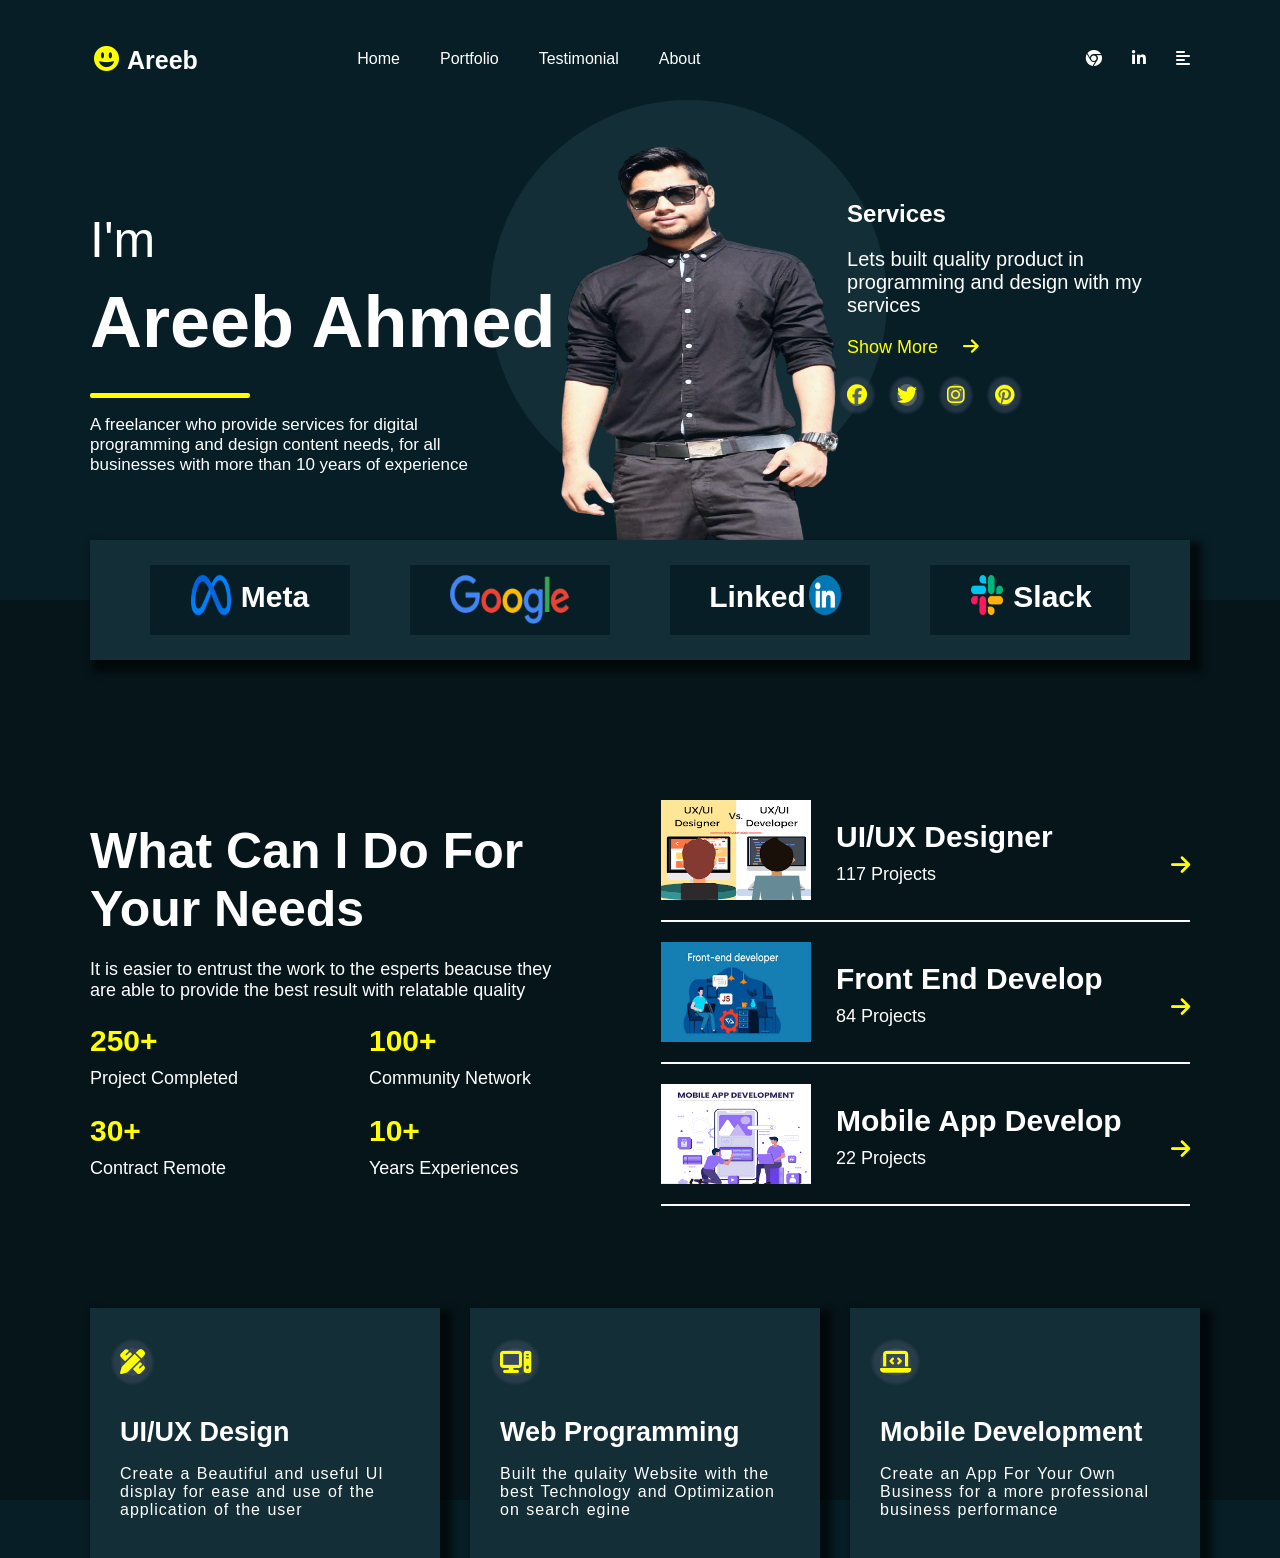
<file: index.html>
<!DOCTYPE html>
<html lang="en">

<head>
    <meta charset="UTF-8">
    <meta http-equiv="X-UA-Compatible" content="IE=edge">
    <meta name="viewport" content="width=device-width, initial-scale=1.0">
    <link rel="stylesheet" href="https://cdnjs.cloudflare.com/ajax/libs/font-awesome/6.3.0/css/all.min.css">
    <link rel="stylesheet" href="css/task.css">
    <title>Portfolio</title>
</head>

<body>
    <section class="home">
        <div class="home-margin">
            <header>
                <div class="logo">
                    <ul>
                        <li class="smile-icon"><a href=""><i class="fa-solid fa-face-grin-wide"></i></a></li>
                        <li><a href="">
                                <h2 class="name">Areeb</h2>
                            </a></li>
                    </ul>
                </div>
                <nav>
                    <ul>
                        <li><a href="">Home</a></li>
                        <li><a href="">Portfolio</a></li>
                        <li><a href="">Testimonial</a></li>
                        <li><a href="">About</a></li>
                    </ul>
                </nav>
                <div class="social-links">
                    <ul>
                        <li><a href=""><i class="fa-brands fa-chrome"></i></a></li>
                        <li><a href=""><i class="fa-brands fa-linkedin-in"></i></a></li>
                        <li><a href=""><i class="fa-solid fa-align-left"></i></a></li>
                    </ul>
                </div>
            </header>
            <div class="container">
                <div class="desc">
                    <h2>I'm</h2>
                    <h1>Areeb Ahmed</h1>
                    <div class="vertical-line">
                    </div>
                    <p class="desc-para">A freelancer who provide services for digital programming and design content
                        needs, for all businesses with more than 10 years of experience</p>
                </div>
                <div class="circle">
                    <img src="images/pic.png" alt="">
                </div>
                <div class="services">
                    <h2>Services</h2>
                    <p>Lets built quality product in programming and design with my services</p>
                    <span class="show-more"><a href="">Show More &nbsp; &nbsp;
                        <i class="fa-sharp fa-solid fa-arrow-right"></i></a></span>
                    <div class="links">
                        <ul>
                            <li><a href=""><i class="fa-brands fa-facebook"></i></a></li>
                            <li><a href=""><i class="fa-brands fa-twitter"></i></a></li>
                            <li><a href=""><i class="fa-brands fa-instagram"></i></a></li>
                            <li><a href=""><i class="fa-brands fa-pinterest"></i></a></li>
                        </ul>
                    </div>
                </div>
            </div>
        </div>

    </section>
    <section class="about">
        <div class="about-margin">
            <div class="links-container">
                <div class="meta">
                    <img src="images/meta.png" alt="">
                    <span class="meta-heading">
                        <h2>Meta</h2>
                    </span>
                </div>
                <div class="google">
                    <img src="images/google-icon-PhotoRoom.png-PhotoRoom.png" alt="">
                </div>
                <div class="linked-in">
                    <span class="linked-heading">
                        <h2>Linked</h2>
                    </span>
                    <img src="images/linkedin (1).png" alt="">

                </div>
                <div class="slack">
                    <img src="images/slack.png" alt="">
                    <span class="slack-heading">
                        <h2>Slack</h2>
                    </span>
                </div>
            </div>
            <div class="about-section">
                <div class="main">
                    <div class="main-head">
                        <h1>What Can I Do For Your Needs</h1>
                        <p>It is easier to entrust the work to the esperts beacuse they are able to provide the best
                            result with relatable quality</p>
                    </div>
                    <div class="stats">
                        <div class="details">
                            <h1>250+</h1>
                            <p>Project Completed</p>
                            <h1>30+</h1>
                            <p>Contract Remote</p>
                        </div>
                        <div class="details">
                            <h1>100+</h1>
                            <p>Community Network</p>
                            <h1>10+</h1>
                            <p>Years Experiences</p>
                        </div>
                    </div>
                </div>
                <div class="image-container">
                    <div class="image-box">
                        <img src="images/Designer.png" alt="">
                        <div class="image-head">
                            <h1>UI/UX Designer</h1>
                            <p>117 Projects</p>
                            <span class="arrow-color"> <i class="fa-sharp fa-solid fa-arrow-right"></i></span>
                        </div>

                    </div>
                    <div class="image-box">
                        <img src="images/frontend.jpg" alt="">
                        <div class="image-head">
                            <h1>Front End Develop </h1>
                            <p>84 Projects</p>
                            <span class="arrow-color"> <i class="fa-sharp fa-solid fa-arrow-right"></i></span>
                        </div>

                    </div>
                    <div class="image-box">
                        <img src="images/mobileapp.png" alt="">
                        <div class="image-head">
                            <h1>Mobile App Develop</h1>
                            <p>22 Projects</p>
                            <span class="arrow-color"> <i class="fa-sharp fa-solid fa-arrow-right"></i></span>
                        </div>

                    </div>

                </div>
            </div>
            <div class="box-container">
                <div class="box">
                    <span class="icon"><i class="fa-solid fa-pen-ruler"></i></span>
                    <h1>UI/UX Design</h1>
                    <p>Create a Beautiful and useful UI display for ease and use of the application of the user</p>
                </div>
                <div class="box">
                    <span class="icon"><i class="fa-solid fa-computer"></i></span>
                    <h1>Web Programming</h1>
                    <p>Built the qulaity Website with the best Technology and Optimization on search egine</p>
                </div>
                <div class="box">
                    <span class="icon"><i class="fa-sharp fa-solid fa-laptop-code"></i></span>
                    <h1>Mobile Development</h1>
                    <p>Create an App For Your Own Business for a more professional business performance</p>
                </div>
            </div>
           
        </div>
    </section>
    <div class="footer-bg"></div>
   
</body>

</html>
</file>
<file: css/task.css>
*{
    box-sizing: border-box;
}
body{
    font-family: Arial, Helvetica, sans-serif;
    display: flex;
    flex-direction: column;
  margin: 0;
    
    
}
.home-margin{
    margin-left: 90px;
    margin-right: 90px;
}
.home{
    background-color: #071e26;
    height: 600px;
  
}
header{
     /* background: gray; */
     display: flex;
   justify-content: space-between;
     padding: 50px 0px 20px 0;
     
    
}
header ul{
    list-style: none;
    display: flex;
    padding: 0;
    margin: 0;
}
a{
    color: white;
    text-decoration: none;
}



.logo li{
  padding: 4px;
}
.logo a:hover{
    color: yellow;
    transition: 1s;
}
nav{
    margin-right: 200px;
}
nav li{
    padding: 0px 20px 0 20px;
    
   
}
nav a:hover{
    color: yellow;
    transition: 1s;
}
.social-links li{
    padding: 0px 0px 0 30px;
    
}
.social-links a:hover{
    color: yellow;
    transition: 1s;
}
.container{
    display: flex;
}
.smile-icon{
    margin-top: -9px;
}
.smile-icon a{
    color: yellow;
    font-size: 25px;
   
   
}
.name{
    margin-top: -8px;
    font-size: 25px;
}
.desc{
    display: flex;
    flex-direction: column;
    align-items: start;
    margin-top: 50px;
    z-index: 1;
  
}
.desc h2{
    font-size: 50px;
    font-weight: lighter;
    color: white;
}
.desc h1{
    color: white;
    font-size: 72px;
    padding-left: 0;
    margin-top: -30px;
    width: 500px;
}
.vertical-line{
    border-bottom: 5px solid yellow;
    border-radius: 2px;
    width:160px;
    margin-top: -30px;
    
}
.desc-para{
    color: white;
    width: 400px;
    font-size: 17px;
    /* letter-spacing: 1px; */
   
}
.circle{
  
    width: 440px;
    height: 400px;
    background-color: #132e36;
    border-radius: 50%;
    margin-top: -20px;
    margin-left: -100px;
    /* z-index: 2; */
}
.circle img {
    width: 90%;
    height: 450px;
    margin-left: 10px;
    margin-top: 8px;
   
  
}
.services{
    color: white;
    margin-top: 60px;
    z-index: 3;
    margin-left: -40px;
    width: 380px;
}
.services p{
    font-size: 20px;
}
.show-more a{
    color: yellow;
    font-size: 18px;
    
}
.links ul{
    display: flex;
    list-style: none;
    padding: 0;
   

}
.links li{
   padding-right: 30px;
   padding-top: 10px;

   
  
    
    
}
.links li a{
    color: yellow;
    font-size: 20px;
    background: rgba(98, 107, 116, 0.9);
    box-shadow: 0px 0px 3px 7px rgba(57, 72, 90, 0.6);
    border-radius: 50%;
}
.about-margin{
    margin-left: 90px;
    margin-right: 90px;
}
.about{
    background-color: #06151a;
 height: 900px;
  
}

.links-container{
    width: 100%;
    height: 120px;
    background-color: #132e36;
    display: flex;
    box-shadow: 7px 7px 7px 5px rgba(0, 0, 0, 0.6);
    justify-content: space-evenly;
    margin-top: -60px;

}
.meta{
    display: flex;
    justify-content: center;
    width: 200px;
    height: 70px;
    background-color: #071e26;
    margin-top: 25px;
    
   
}
.google{
    display: flex;
    justify-content: center;
    width: 200px;
    height: 70px;
    margin-top: 25px;
    background-color: #071e26;
    
   
}
.linked-in{
    display: flex;
    justify-content: center;
    width: 200px;
    height: 70px;
    margin-top: 25px;
    background-color: #071e26;
    
   
}
.slack{
    display: flex;
    justify-content: center;
    width: 200px;
    height: 70px;
    margin-top: 25px;
    background-color: #071e26;
    
   
}
.meta img{
    width: 40px;
    height: 60px;
    
}


.meta-heading h2{
    color: white;
    font-size: 30px;
    padding-left: 10px;
    margin-top: 15px;
   
   
}
.google img{
    margin-top: 10px;
    width: 120px;
    height: 50px;
}
.linked-in img{
    width: 35px;
    height: 40px;
    margin-top: 10px;
    padding-left: 3px;
    
}
.linked-heading h2{
    color: white;
    font-size: 30px;
    padding-left: 10px;
    margin-top: 15px;
   
   
}
.slack img{
    width: 35px;
    height: 40px;
    margin-top: 10px;
    padding-left: 3px;
    
}
.slack-heading h2{
    color: white;
    font-size: 30px;
    padding-left: 10px;
    margin-top: 15px;
   
   
}
.main{
    margin-top: 120px;
    width: 500px;
   
}
.main-head h1{
font-size: 50px;
color: white;
}
.main-head p{
    margin-top: -20px;
    font-size: 18px;
    color: white;
}
.stats{
    display: flex;
    justify-content: space-between;
    margin-top: -20px;
}
.details h1{
   font-size: 30px;
   color: yellow;
}
.details p{
    font-size: 18px;
    color: white;
    margin-top: -15px;
}
.details{
    margin-right: 50px;
}
.about-section{
    display: flex;
    justify-content: space-between;
}
.image-container{
    margin-top: 120px;
    margin-left: 80px;
}
.image-box{
    display: flex;
    border-bottom: 2px solid white;
   
}
.image-head{
    display: flex;
    flex-direction: column;
}
.image-box img{
    width: 150px;
    height: 140px;
    padding-bottom: 20px;
    padding-top: 20px;
}
.image-box h1{
    color: white;
    font-size: 30px;
    padding-left: 25px;
    margin-top: 40px;
    
}
.image-box p {
    color: white;
    font-size: 18px;
    padding-left: 25px;
    margin-top: -15px;
}
.arrow-color{
    color: yellow;
    margin-left: 360px;
    margin-top: -50px;
    font-size: 22px;
}
.box-container{
    display: grid;
    grid-template-columns: repeat(3,350px);
    grid-template-rows: repeat(1,250px);
    grid-gap: 30px;
    

    justify-content: space-between;
    margin-top: 102px;
   

}
.box{
 
    background-color: #132e36;
    padding: 30px;
    z-index: 1;
    padding-top: 40px;
    box-shadow: 7px 7px 7px 5px rgba(0, 0, 0, 0.6);
   
   
    
}
.box h1{
    font-size: 27px;
    color: white;
    margin-top: 40px;
    
}
.box p{
color: white;
font-size: 16px;
word-spacing: 1px;
letter-spacing: 1px;
margin-top: -5px;
}
.icon{
    color: yellow;
    font-size: 25px;
    box-shadow: 0px 0px 3px 8px rgba(57, 72, 90, 0.6);
  background: rgb(57, 72, 90);
    border-radius: 50%;
    
}
.footer-bg{
    background-color: #071e26;
    height: 58px;
   
}
</file>
